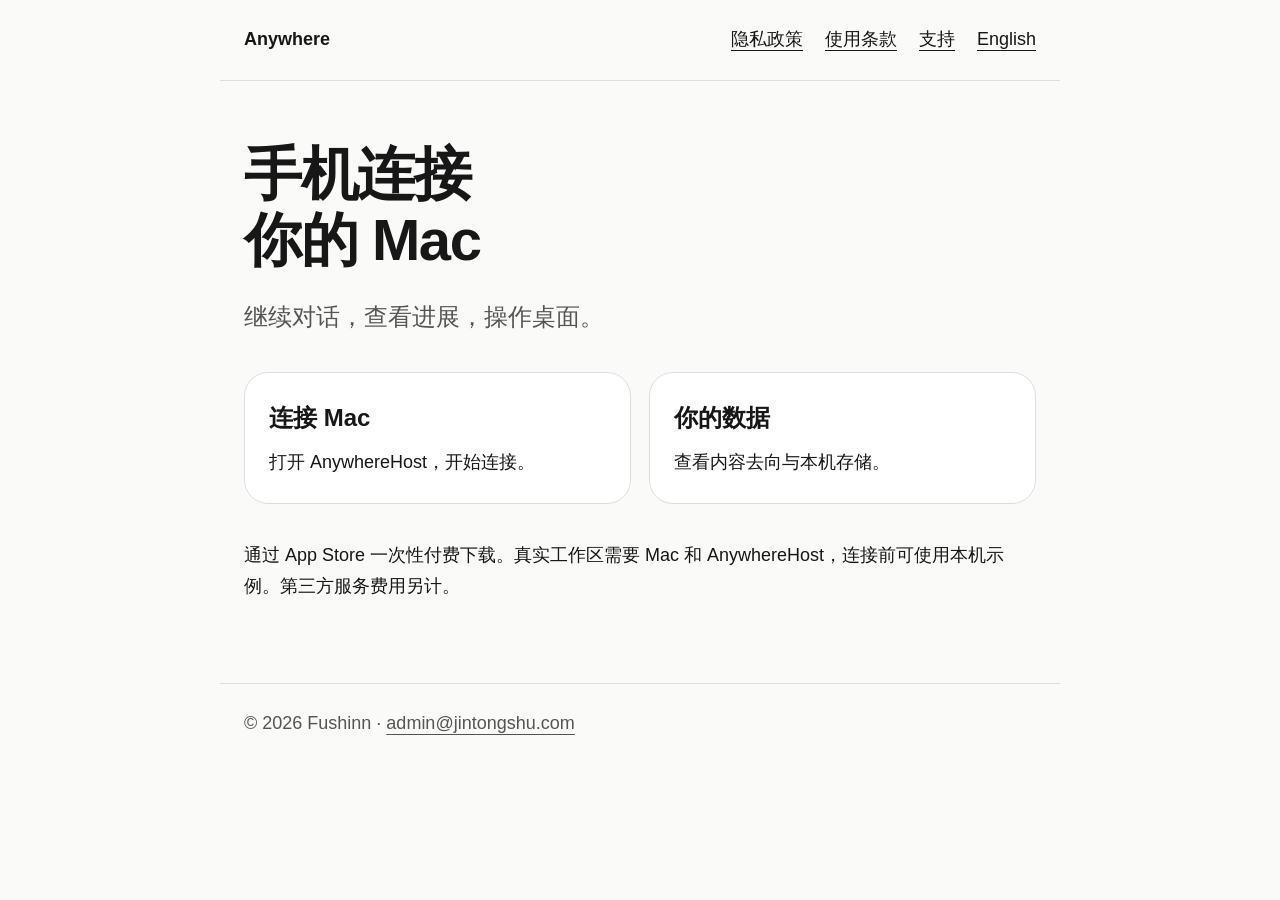
<file: index.html>
<!doctype html>
<html lang="zh-Hans"><head><meta charset="utf-8"><meta name="viewport" content="width=device-width,initial-scale=1"><meta name="color-scheme" content="light dark"><meta name="referrer" content="no-referrer"><title>Anywhere · Anywhere</title><link rel="stylesheet" href="style.css"></head>
<body><header><a href="index.html">Anywhere</a><nav aria-label="导航"><a href="privacy.html">隐私政策</a><a href="terms.html">使用条款</a><a href="support.html">支持</a><a href="index-en.html" lang="en">English</a></nav></header><main><h1>手机连接<br>你的 Mac</h1><p class="lead">继续对话，查看进展，操作桌面。</p><div class="grid"><a class="card" href="support.html"><strong>连接 Mac</strong>打开 AnywhereHost，开始连接。</a><a class="card" href="privacy.html"><strong>你的数据</strong>查看内容去向与本机存储。</a></div><p>通过 App Store 一次性付费下载。真实工作区需要 Mac 和 AnywhereHost，连接前可使用本机示例。第三方服务费用另计。</p></main><footer><p>© 2026 Fushinn · <a href="mailto:admin@jintongshu.com">admin@jintongshu.com</a></p></footer></body></html>
</file>
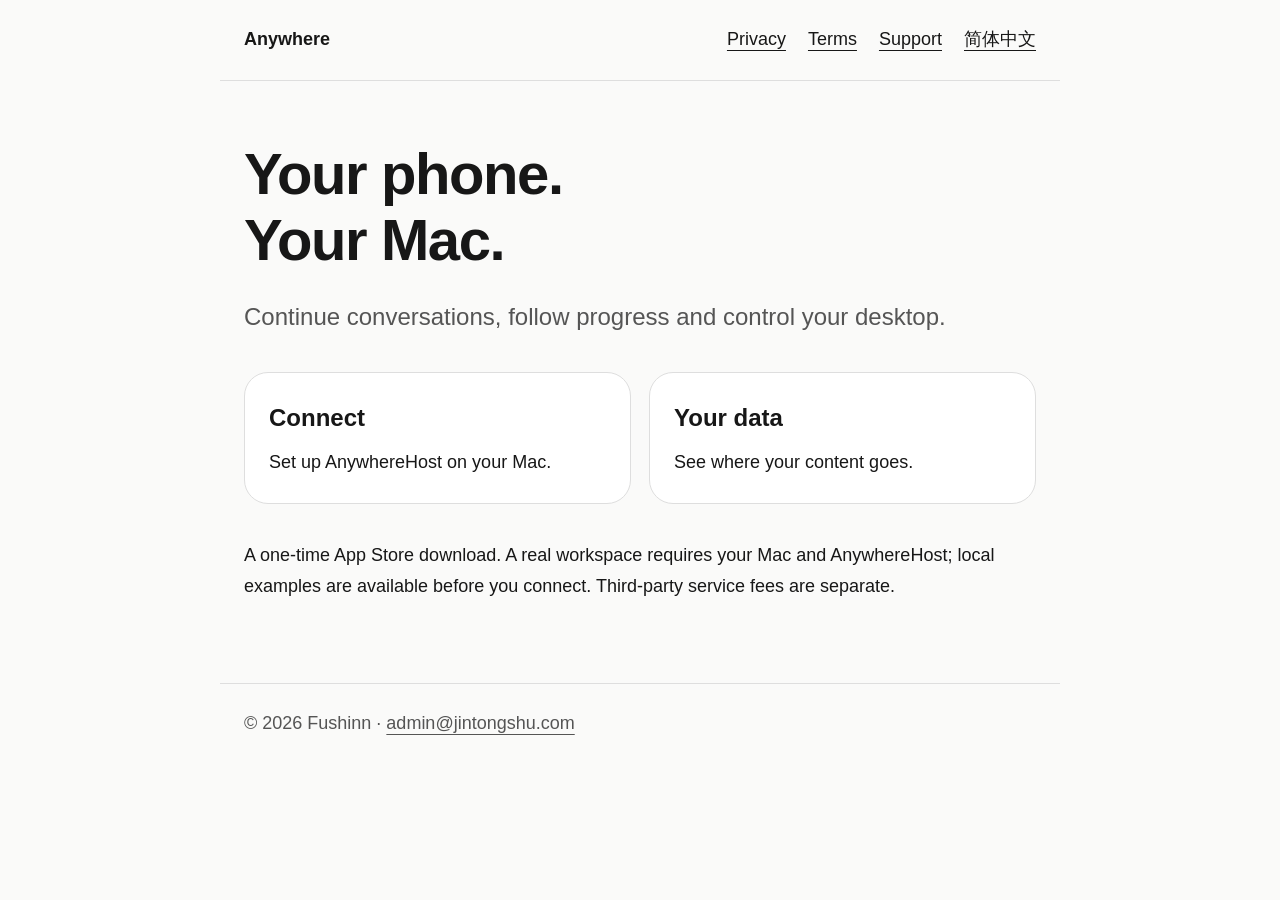
<file: index-en.html>
<!doctype html>
<html lang="en"><head><meta charset="utf-8"><meta name="viewport" content="width=device-width,initial-scale=1"><meta name="color-scheme" content="light dark"><meta name="referrer" content="no-referrer"><title>Anywhere · Anywhere</title><link rel="stylesheet" href="style.css"></head>
<body><header><a href="index-en.html">Anywhere</a><nav aria-label="Navigation"><a href="privacy-en.html">Privacy</a><a href="terms-en.html">Terms</a><a href="support-en.html">Support</a><a href="index.html" lang="zh-Hans">简体中文</a></nav></header><main><h1>Your phone.<br>Your Mac.</h1><p class="lead">Continue conversations, follow progress and control your desktop.</p><div class="grid"><a class="card" href="support-en.html"><strong>Connect</strong>Set up AnywhereHost on your Mac.</a><a class="card" href="privacy-en.html"><strong>Your data</strong>See where your content goes.</a></div><p>A one-time App Store download. A real workspace requires your Mac and AnywhereHost; local examples are available before you connect. Third-party service fees are separate.</p></main><footer><p>© 2026 Fushinn · <a href="mailto:admin@jintongshu.com">admin@jintongshu.com</a></p></footer></body></html>
</file>
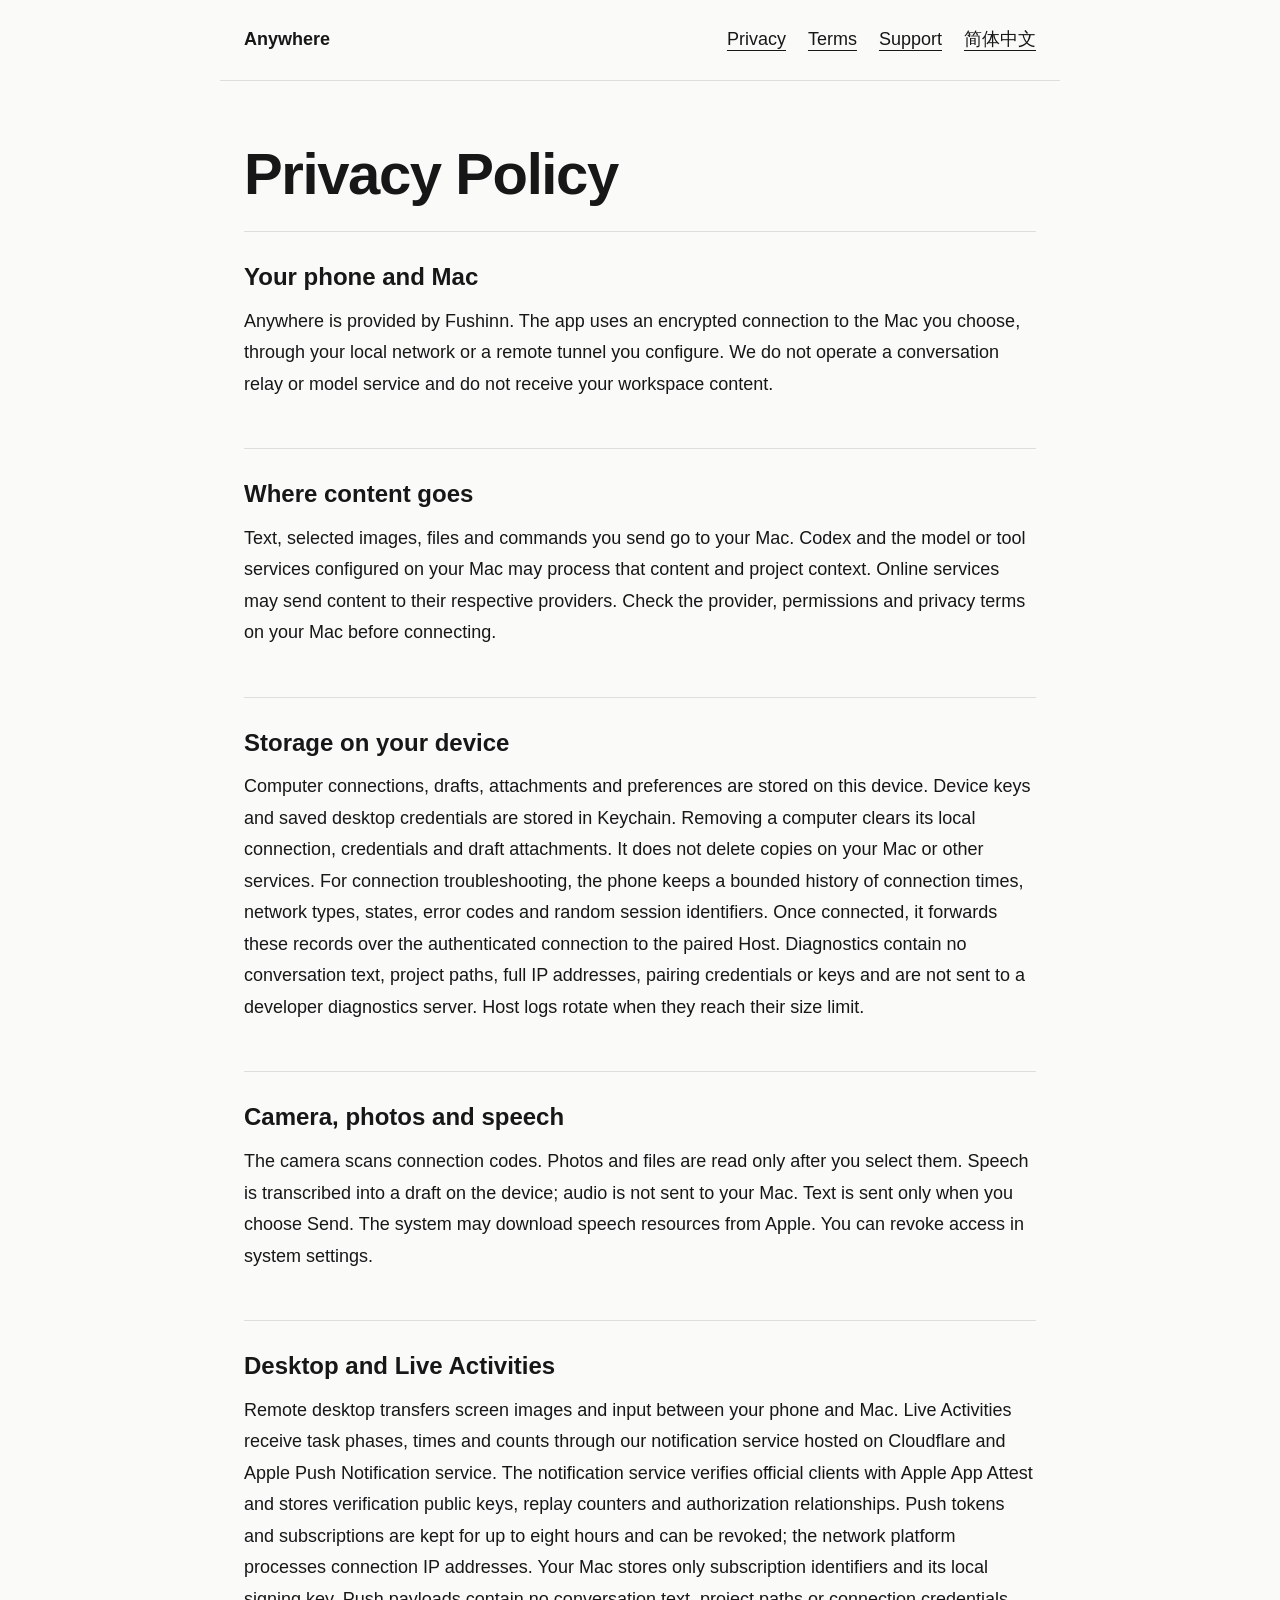
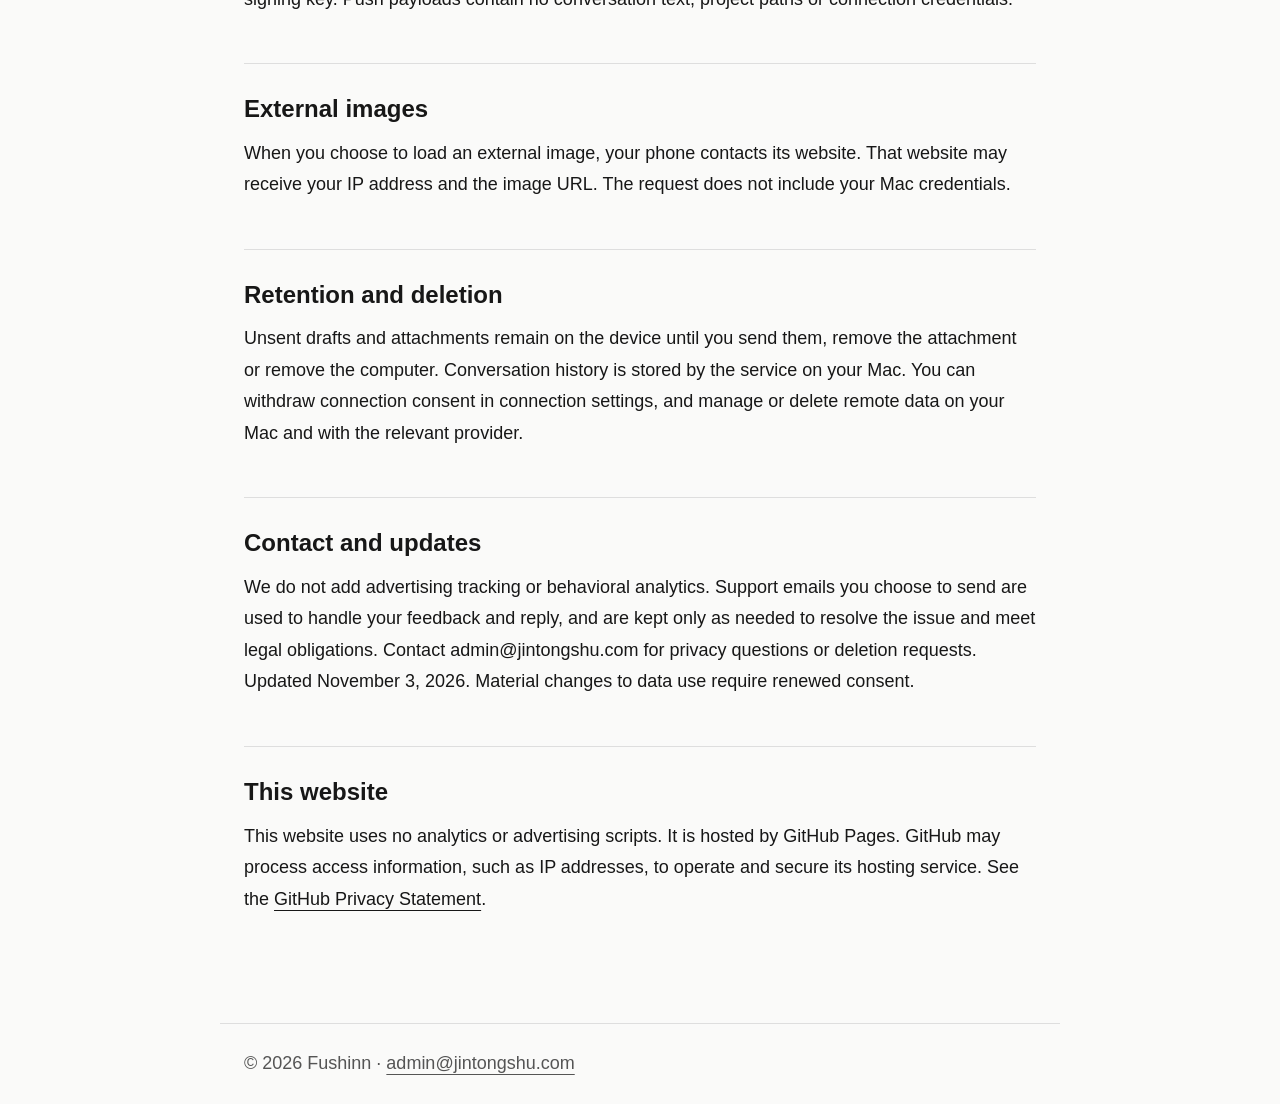
<file: privacy-en.html>
<!doctype html>
<html lang="en"><head><meta charset="utf-8"><meta name="viewport" content="width=device-width,initial-scale=1"><meta name="color-scheme" content="light dark"><meta name="referrer" content="no-referrer"><title>Privacy Policy · Anywhere</title><link rel="stylesheet" href="style.css"></head>
<body><header><a href="index-en.html">Anywhere</a><nav aria-label="Navigation"><a href="privacy-en.html">Privacy</a><a href="terms-en.html">Terms</a><a href="support-en.html">Support</a><a href="privacy.html" lang="zh-Hans">简体中文</a></nav></header><main><h1>Privacy Policy</h1><section><h2>Your phone and Mac</h2><p>Anywhere is provided by Fushinn. The app uses an encrypted connection to the Mac you choose, through your local network or a remote tunnel you configure. We do not operate a conversation relay or model service and do not receive your workspace content.</p></section><section><h2>Where content goes</h2><p>Text, selected images, files and commands you send go to your Mac. Codex and the model or tool services configured on your Mac may process that content and project context. Online services may send content to their respective providers. Check the provider, permissions and privacy terms on your Mac before connecting.</p></section><section><h2>Storage on your device</h2><p>Computer connections, drafts, attachments and preferences are stored on this device. Device keys and saved desktop credentials are stored in Keychain. Removing a computer clears its local connection, credentials and draft attachments. It does not delete copies on your Mac or other services. For connection troubleshooting, the phone keeps a bounded history of connection times, network types, states, error codes and random session identifiers. Once connected, it forwards these records over the authenticated connection to the paired Host. Diagnostics contain no conversation text, project paths, full IP addresses, pairing credentials or keys and are not sent to a developer diagnostics server. Host logs rotate when they reach their size limit.</p></section><section><h2>Camera, photos and speech</h2><p>The camera scans connection codes. Photos and files are read only after you select them. Speech is transcribed into a draft on the device; audio is not sent to your Mac. Text is sent only when you choose Send. The system may download speech resources from Apple. You can revoke access in system settings.</p></section><section><h2>Desktop and Live Activities</h2><p>Remote desktop transfers screen images and input between your phone and Mac. Live Activities receive task phases, times and counts through our notification service hosted on Cloudflare and Apple Push Notification service. The notification service verifies official clients with Apple App Attest and stores verification public keys, replay counters and authorization relationships. Push tokens and subscriptions are kept for up to eight hours and can be revoked; the network platform processes connection IP addresses. Your Mac stores only subscription identifiers and its local signing key. Push payloads contain no conversation text, project paths or connection credentials.</p></section><section><h2>External images</h2><p>When you choose to load an external image, your phone contacts its website. That website may receive your IP address and the image URL. The request does not include your Mac credentials.</p></section><section><h2>Retention and deletion</h2><p>Unsent drafts and attachments remain on the device until you send them, remove the attachment or remove the computer. Conversation history is stored by the service on your Mac. You can withdraw connection consent in connection settings, and manage or delete remote data on your Mac and with the relevant provider.</p></section><section><h2>Contact and updates</h2><p>We do not add advertising tracking or behavioral analytics. Support emails you choose to send are used to handle your feedback and reply, and are kept only as needed to resolve the issue and meet legal obligations. Contact admin@jintongshu.com for privacy questions or deletion requests. Updated November 3, 2026. Material changes to data use require renewed consent.</p></section><section><h2>This website</h2><p>This website uses no analytics or advertising scripts. It is hosted by GitHub Pages. GitHub may process access information, such as IP addresses, to operate and secure its hosting service. See the <a href="https://docs.github.com/en/site-policy/privacy-policies/github-general-privacy-statement">GitHub Privacy Statement</a>.</p></section></main><footer><p>© 2026 Fushinn · <a href="mailto:admin@jintongshu.com">admin@jintongshu.com</a></p></footer></body></html>
</file>
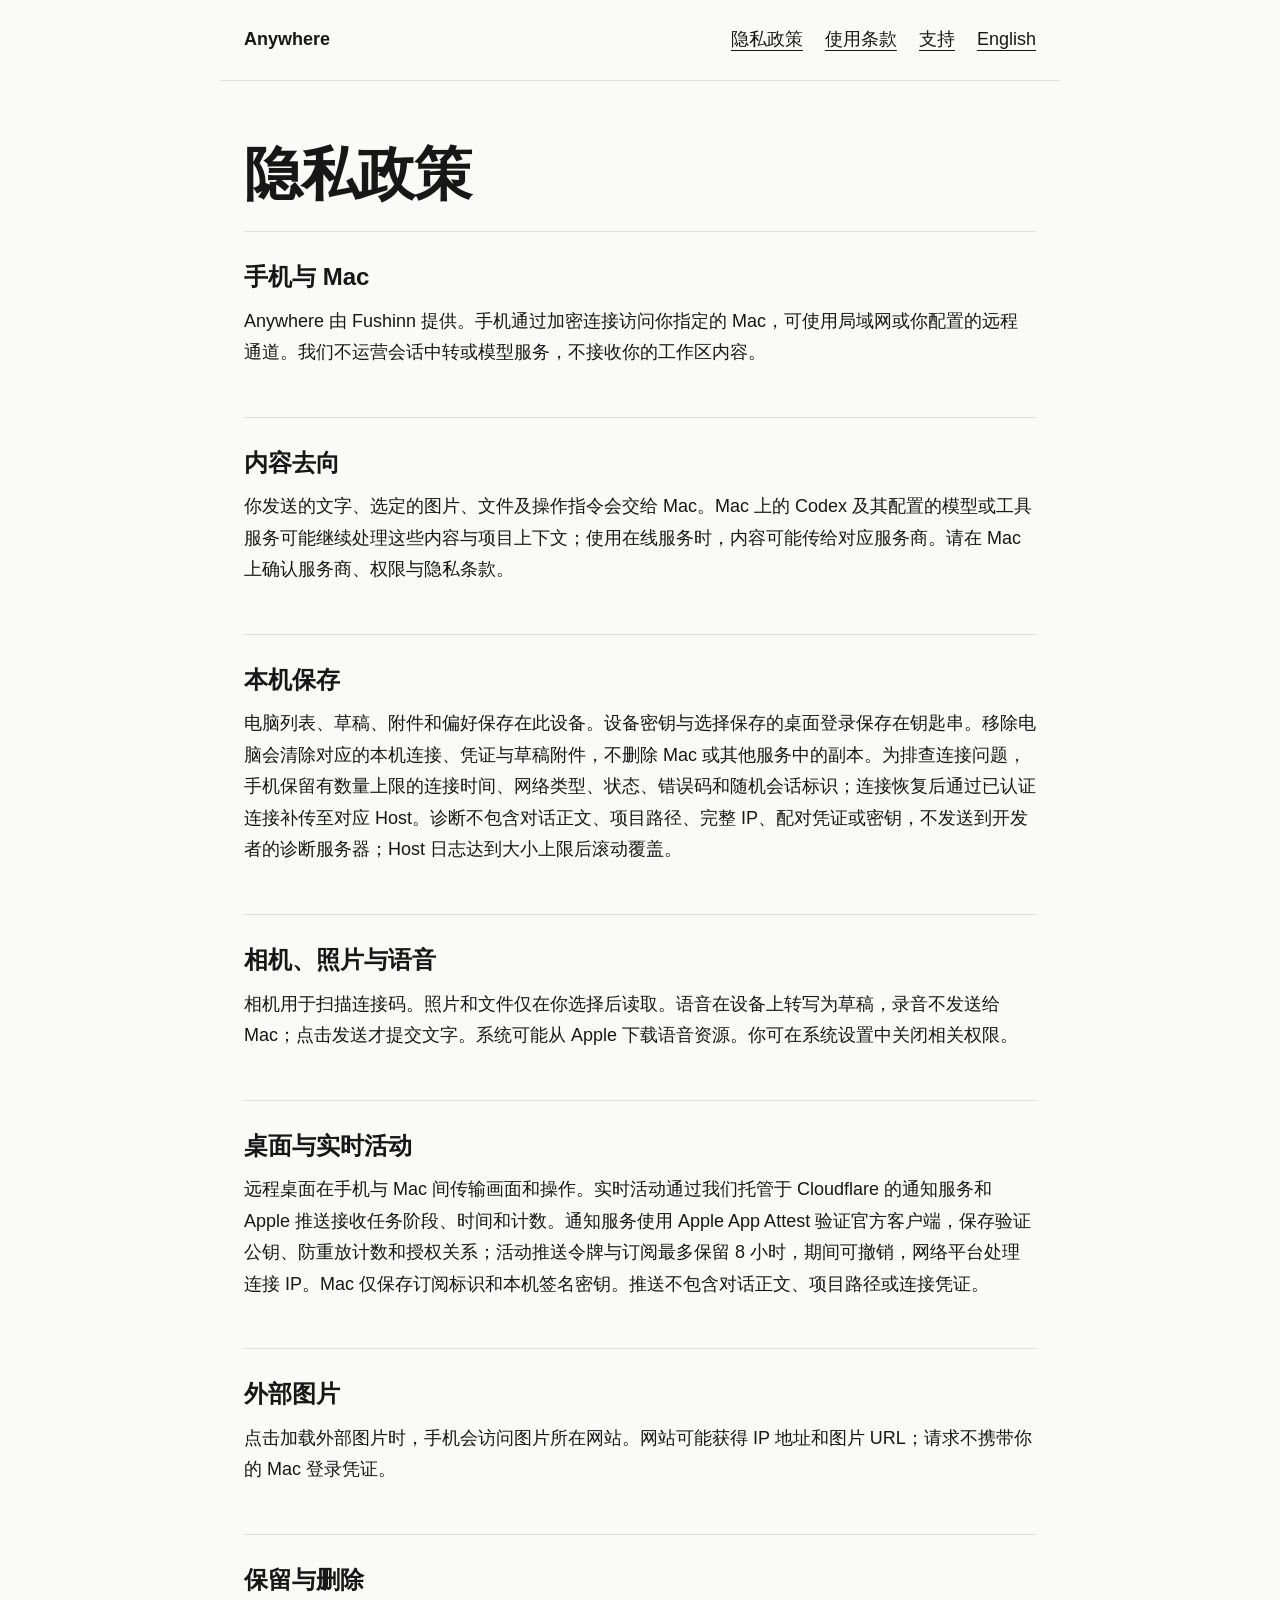
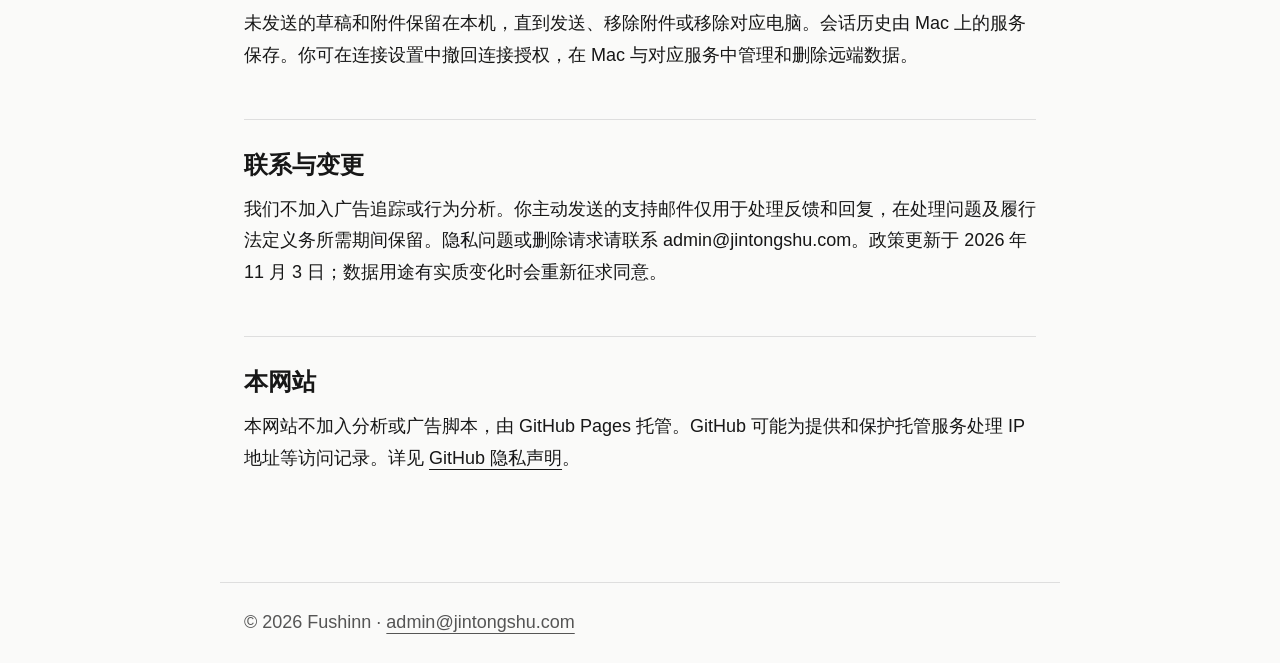
<file: privacy.html>
<!doctype html>
<html lang="zh-Hans"><head><meta charset="utf-8"><meta name="viewport" content="width=device-width,initial-scale=1"><meta name="color-scheme" content="light dark"><meta name="referrer" content="no-referrer"><title>隐私政策 · Anywhere</title><link rel="stylesheet" href="style.css"></head>
<body><header><a href="index.html">Anywhere</a><nav aria-label="导航"><a href="privacy.html">隐私政策</a><a href="terms.html">使用条款</a><a href="support.html">支持</a><a href="privacy-en.html" lang="en">English</a></nav></header><main><h1>隐私政策</h1><section><h2>手机与 Mac</h2><p>Anywhere 由 Fushinn 提供。手机通过加密连接访问你指定的 Mac，可使用局域网或你配置的远程通道。我们不运营会话中转或模型服务，不接收你的工作区内容。</p></section><section><h2>内容去向</h2><p>你发送的文字、选定的图片、文件及操作指令会交给 Mac。Mac 上的 Codex 及其配置的模型或工具服务可能继续处理这些内容与项目上下文；使用在线服务时，内容可能传给对应服务商。请在 Mac 上确认服务商、权限与隐私条款。</p></section><section><h2>本机保存</h2><p>电脑列表、草稿、附件和偏好保存在此设备。设备密钥与选择保存的桌面登录保存在钥匙串。移除电脑会清除对应的本机连接、凭证与草稿附件，不删除 Mac 或其他服务中的副本。为排查连接问题，手机保留有数量上限的连接时间、网络类型、状态、错误码和随机会话标识；连接恢复后通过已认证连接补传至对应 Host。诊断不包含对话正文、项目路径、完整 IP、配对凭证或密钥，不发送到开发者的诊断服务器；Host 日志达到大小上限后滚动覆盖。</p></section><section><h2>相机、照片与语音</h2><p>相机用于扫描连接码。照片和文件仅在你选择后读取。语音在设备上转写为草稿，录音不发送给 Mac；点击发送才提交文字。系统可能从 Apple 下载语音资源。你可在系统设置中关闭相关权限。</p></section><section><h2>桌面与实时活动</h2><p>远程桌面在手机与 Mac 间传输画面和操作。实时活动通过我们托管于 Cloudflare 的通知服务和 Apple 推送接收任务阶段、时间和计数。通知服务使用 Apple App Attest 验证官方客户端，保存验证公钥、防重放计数和授权关系；活动推送令牌与订阅最多保留 8 小时，期间可撤销，网络平台处理连接 IP。Mac 仅保存订阅标识和本机签名密钥。推送不包含对话正文、项目路径或连接凭证。</p></section><section><h2>外部图片</h2><p>点击加载外部图片时，手机会访问图片所在网站。网站可能获得 IP 地址和图片 URL；请求不携带你的 Mac 登录凭证。</p></section><section><h2>保留与删除</h2><p>未发送的草稿和附件保留在本机，直到发送、移除附件或移除对应电脑。会话历史由 Mac 上的服务保存。你可在连接设置中撤回连接授权，在 Mac 与对应服务中管理和删除远端数据。</p></section><section><h2>联系与变更</h2><p>我们不加入广告追踪或行为分析。你主动发送的支持邮件仅用于处理反馈和回复，在处理问题及履行法定义务所需期间保留。隐私问题或删除请求请联系 admin@jintongshu.com。政策更新于 2026 年 11 月 3 日；数据用途有实质变化时会重新征求同意。</p></section><section><h2>本网站</h2><p>本网站不加入分析或广告脚本，由 GitHub Pages 托管。GitHub 可能为提供和保护托管服务处理 IP 地址等访问记录。详见 <a href="https://docs.github.com/en/site-policy/privacy-policies/github-general-privacy-statement">GitHub 隐私声明</a>。</p></section></main><footer><p>© 2026 Fushinn · <a href="mailto:admin@jintongshu.com">admin@jintongshu.com</a></p></footer></body></html>
</file>
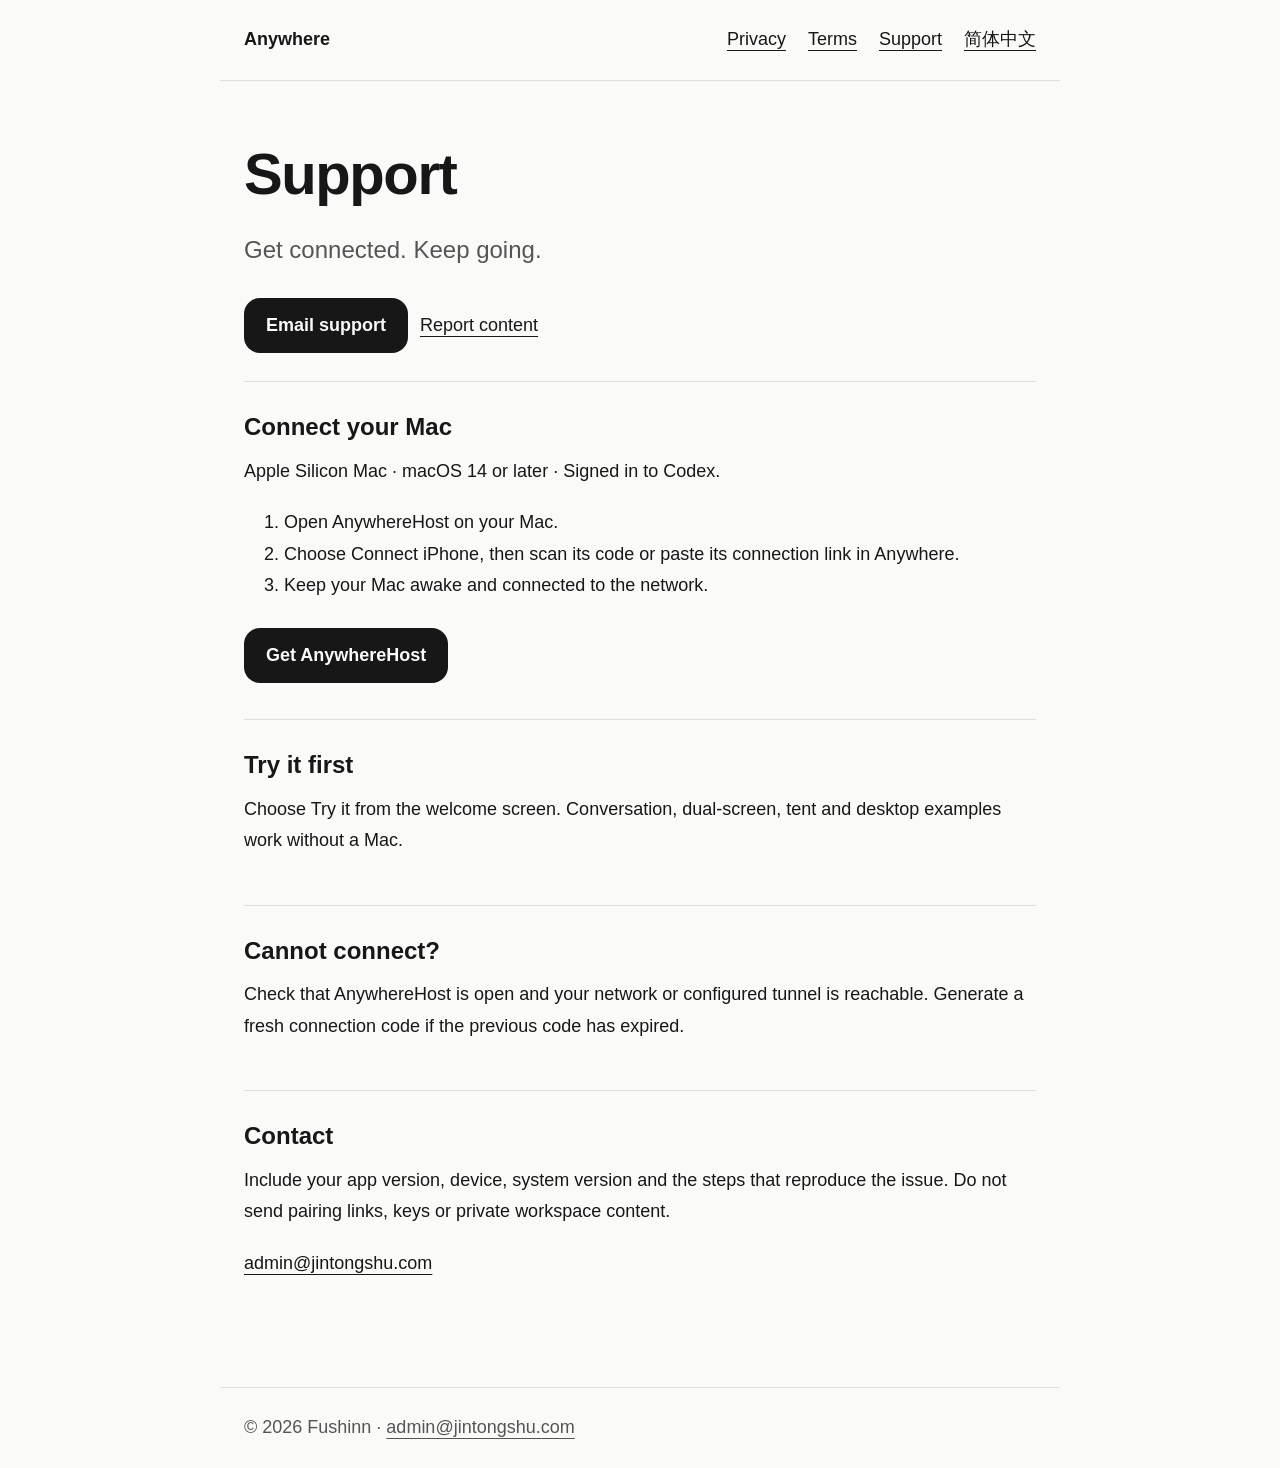
<file: support-en.html>
<!doctype html>
<html lang="en"><head><meta charset="utf-8"><meta name="viewport" content="width=device-width,initial-scale=1"><meta name="color-scheme" content="light dark"><meta name="referrer" content="no-referrer"><title>Support · Anywhere</title><link rel="stylesheet" href="style.css"></head>
<body><header><a href="index-en.html">Anywhere</a><nav aria-label="Navigation"><a href="privacy-en.html">Privacy</a><a href="terms-en.html">Terms</a><a href="support-en.html">Support</a><a href="support.html" lang="zh-Hans">简体中文</a></nav></header><main><h1>Support</h1><p class="lead">Get connected. Keep going.</p><p><a class="button" href="mailto:admin@jintongshu.com?subject=Anywhere%20Support">Email support</a><a href="mailto:admin@jintongshu.com?subject=Anywhere%20Content%20Feedback">Report content</a></p><section><h2>Connect your Mac</h2><p>Apple Silicon Mac · macOS 14 or later · Signed in to Codex.</p><ol><li>Open AnywhereHost on your Mac.</li><li>Choose Connect iPhone, then scan its code or paste its connection link in Anywhere.</li><li>Keep your Mac awake and connected to the network.</li></ol><a class="button" href="https://github.com/Xingsandesu/AnywhereHost/releases/latest">Get AnywhereHost</a></section><section><h2>Try it first</h2><p>Choose Try it from the welcome screen. Conversation, dual-screen, tent and desktop examples work without a Mac.</p></section><section><h2>Cannot connect?</h2><p>Check that AnywhereHost is open and your network or configured tunnel is reachable. Generate a fresh connection code if the previous code has expired.</p></section><section><h2>Contact</h2><p>Include your app version, device, system version and the steps that reproduce the issue. Do not send pairing links, keys or private workspace content.</p><p><a href="mailto:admin@jintongshu.com">admin@jintongshu.com</a></p></section></main><footer><p>© 2026 Fushinn · <a href="mailto:admin@jintongshu.com">admin@jintongshu.com</a></p></footer></body></html>
</file>
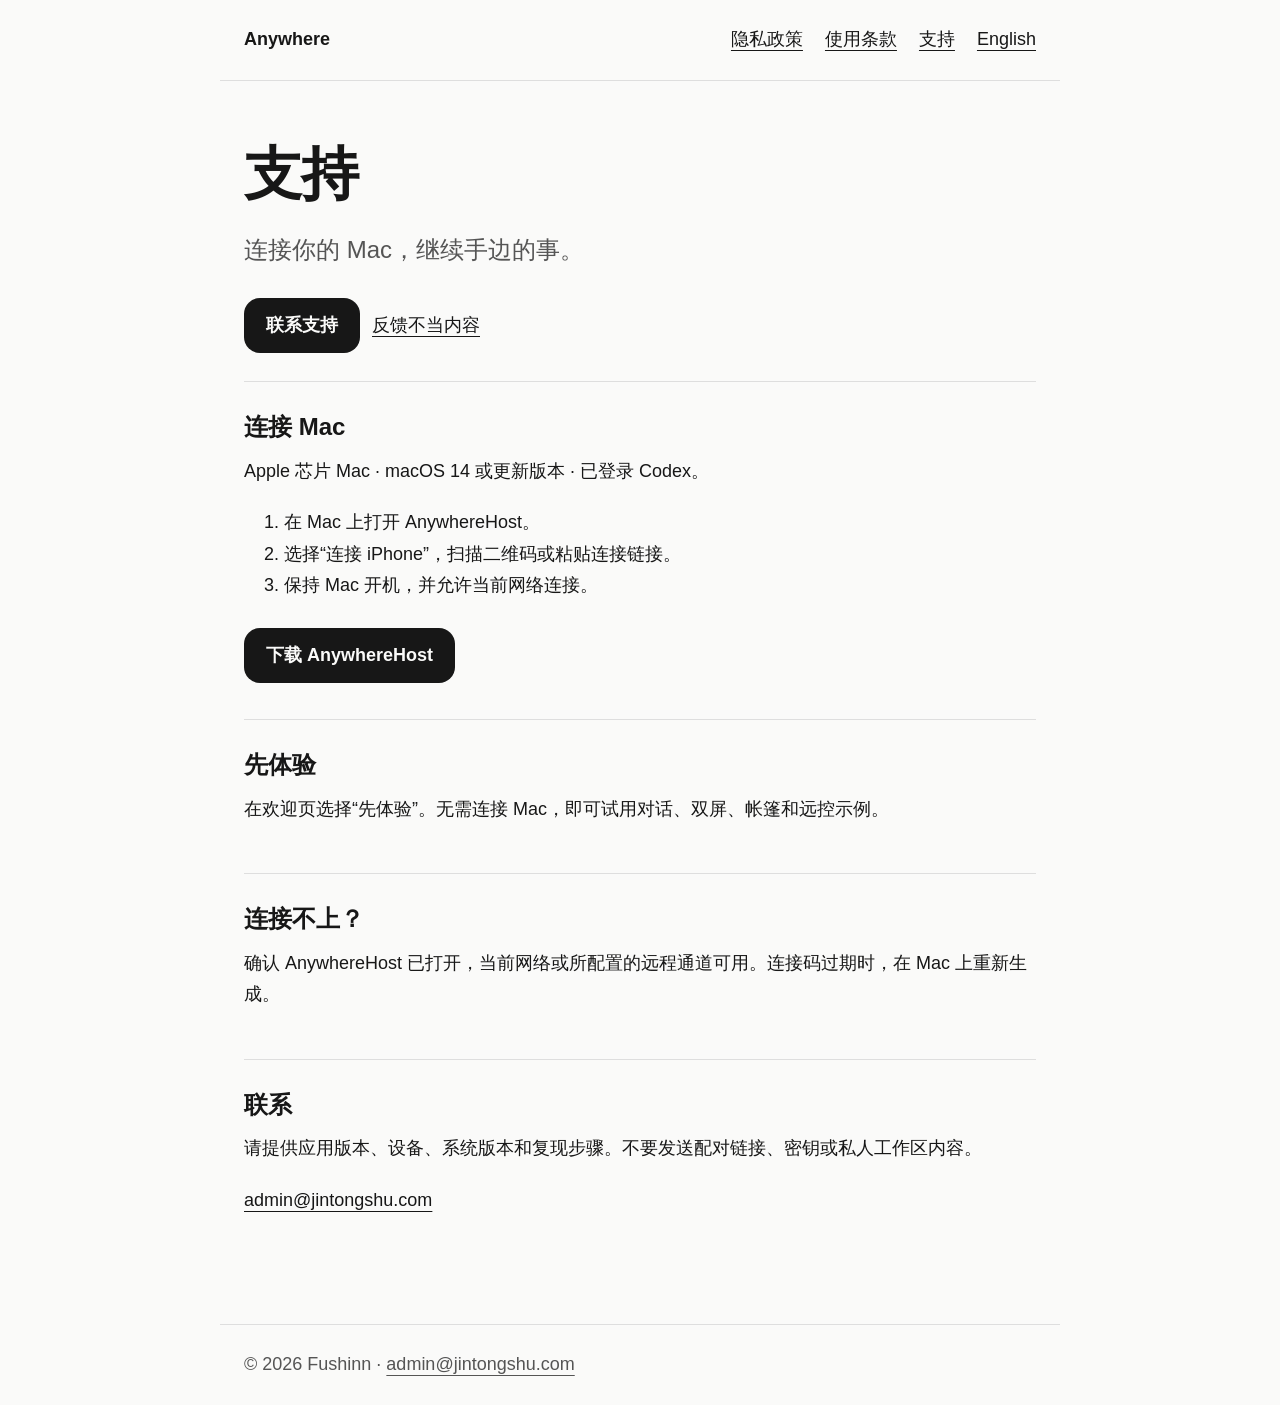
<file: support.html>
<!doctype html>
<html lang="zh-Hans"><head><meta charset="utf-8"><meta name="viewport" content="width=device-width,initial-scale=1"><meta name="color-scheme" content="light dark"><meta name="referrer" content="no-referrer"><title>支持 · Anywhere</title><link rel="stylesheet" href="style.css"></head>
<body><header><a href="index.html">Anywhere</a><nav aria-label="导航"><a href="privacy.html">隐私政策</a><a href="terms.html">使用条款</a><a href="support.html">支持</a><a href="support-en.html" lang="en">English</a></nav></header><main><h1>支持</h1><p class="lead">连接你的 Mac，继续手边的事。</p><p><a class="button" href="mailto:admin@jintongshu.com?subject=Anywhere%20支持">联系支持</a><a href="mailto:admin@jintongshu.com?subject=Anywhere%20内容反馈">反馈不当内容</a></p><section><h2>连接 Mac</h2><p>Apple 芯片 Mac · macOS 14 或更新版本 · 已登录 Codex。</p><ol><li>在 Mac 上打开 AnywhereHost。</li><li>选择“连接 iPhone”，扫描二维码或粘贴连接链接。</li><li>保持 Mac 开机，并允许当前网络连接。</li></ol><a class="button" href="https://github.com/Xingsandesu/AnywhereHost/releases/latest">下载 AnywhereHost</a></section><section><h2>先体验</h2><p>在欢迎页选择“先体验”。无需连接 Mac，即可试用对话、双屏、帐篷和远控示例。</p></section><section><h2>连接不上？</h2><p>确认 AnywhereHost 已打开，当前网络或所配置的远程通道可用。连接码过期时，在 Mac 上重新生成。</p></section><section><h2>联系</h2><p>请提供应用版本、设备、系统版本和复现步骤。不要发送配对链接、密钥或私人工作区内容。</p><p><a href="mailto:admin@jintongshu.com">admin@jintongshu.com</a></p></section></main><footer><p>© 2026 Fushinn · <a href="mailto:admin@jintongshu.com">admin@jintongshu.com</a></p></footer></body></html>
</file>
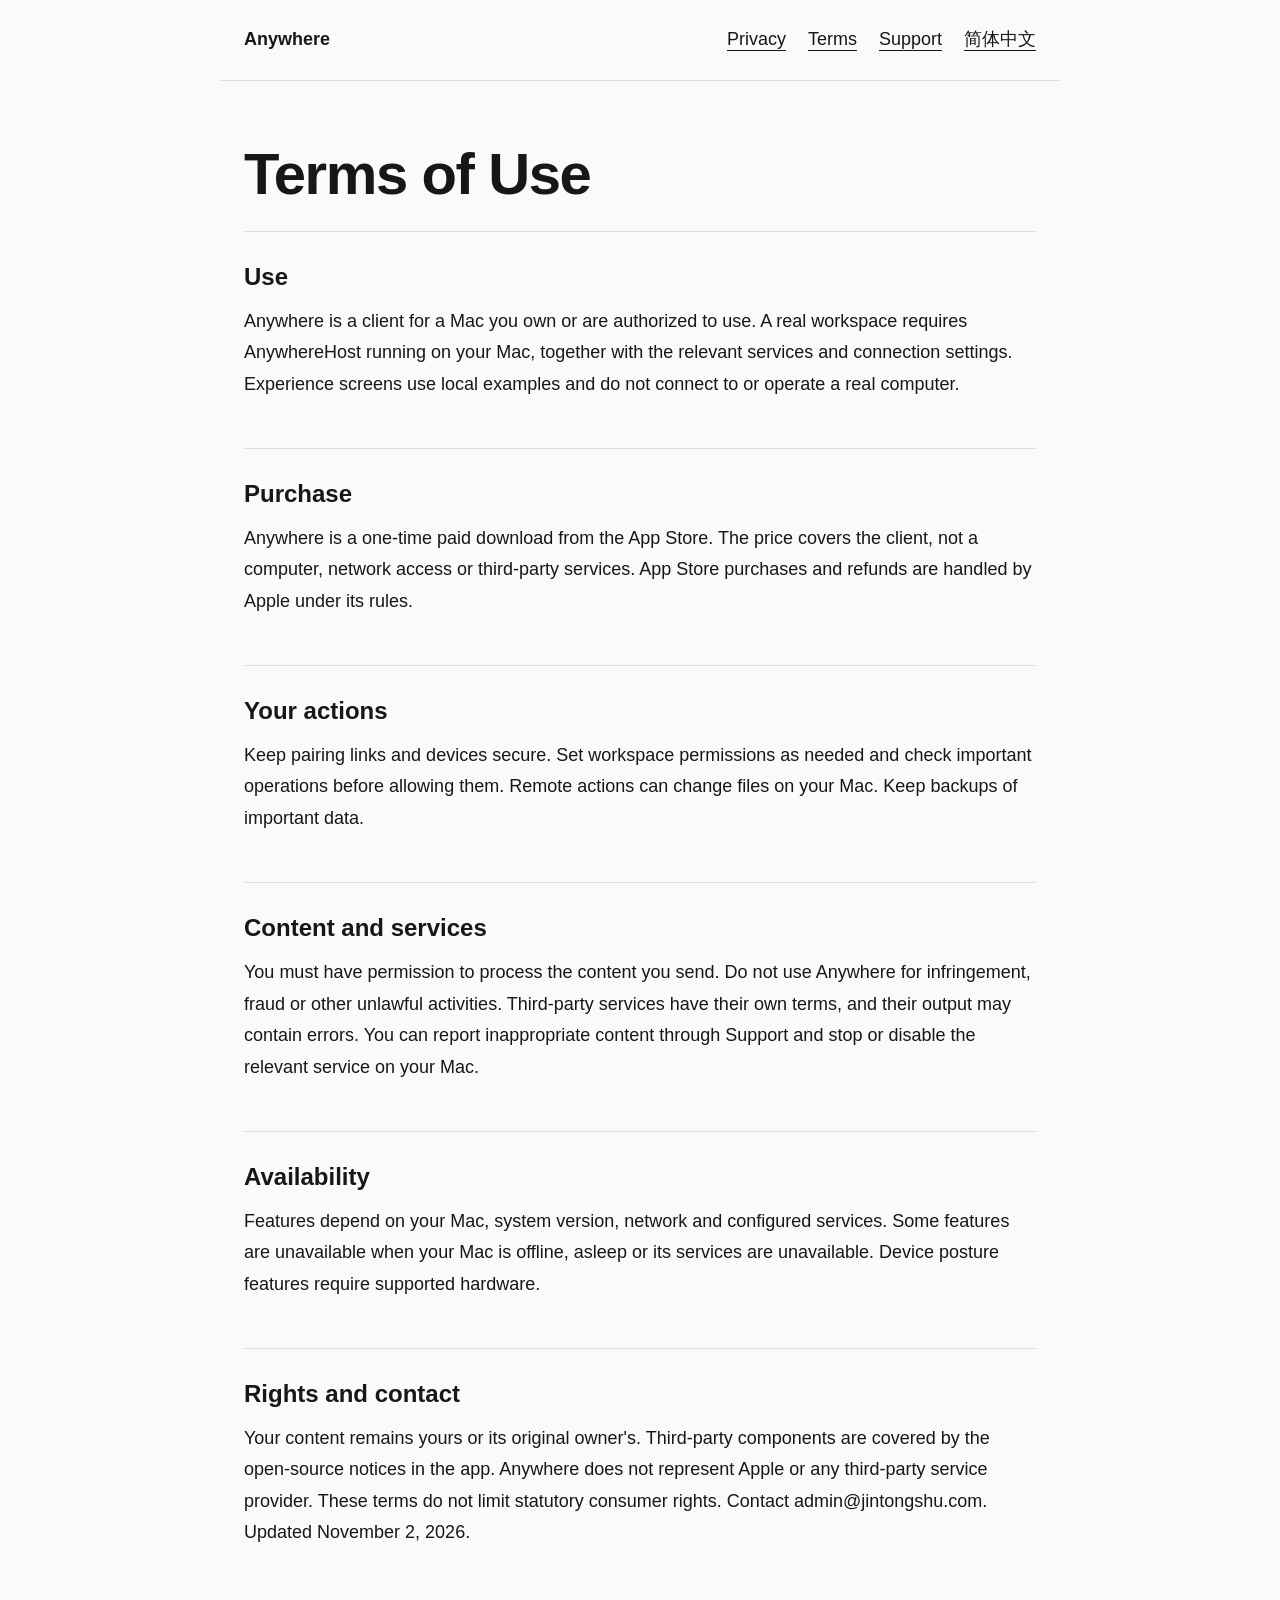
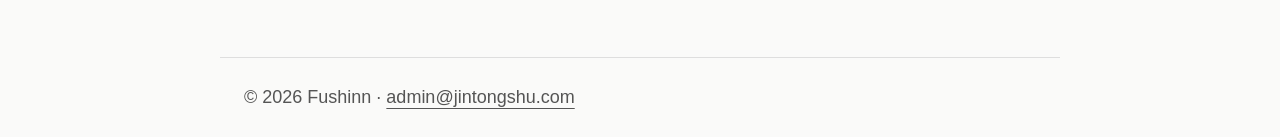
<file: terms-en.html>
<!doctype html>
<html lang="en"><head><meta charset="utf-8"><meta name="viewport" content="width=device-width,initial-scale=1"><meta name="color-scheme" content="light dark"><meta name="referrer" content="no-referrer"><title>Terms of Use · Anywhere</title><link rel="stylesheet" href="style.css"></head>
<body><header><a href="index-en.html">Anywhere</a><nav aria-label="Navigation"><a href="privacy-en.html">Privacy</a><a href="terms-en.html">Terms</a><a href="support-en.html">Support</a><a href="terms.html" lang="zh-Hans">简体中文</a></nav></header><main><h1>Terms of Use</h1><section><h2>Use</h2><p>Anywhere is a client for a Mac you own or are authorized to use. A real workspace requires AnywhereHost running on your Mac, together with the relevant services and connection settings. Experience screens use local examples and do not connect to or operate a real computer.</p></section><section><h2>Purchase</h2><p>Anywhere is a one-time paid download from the App Store. The price covers the client, not a computer, network access or third-party services. App Store purchases and refunds are handled by Apple under its rules.</p></section><section><h2>Your actions</h2><p>Keep pairing links and devices secure. Set workspace permissions as needed and check important operations before allowing them. Remote actions can change files on your Mac. Keep backups of important data.</p></section><section><h2>Content and services</h2><p>You must have permission to process the content you send. Do not use Anywhere for infringement, fraud or other unlawful activities. Third-party services have their own terms, and their output may contain errors. You can report inappropriate content through Support and stop or disable the relevant service on your Mac.</p></section><section><h2>Availability</h2><p>Features depend on your Mac, system version, network and configured services. Some features are unavailable when your Mac is offline, asleep or its services are unavailable. Device posture features require supported hardware.</p></section><section><h2>Rights and contact</h2><p>Your content remains yours or its original owner&#x27;s. Third-party components are covered by the open-source notices in the app. Anywhere does not represent Apple or any third-party service provider. These terms do not limit statutory consumer rights. Contact admin@jintongshu.com. Updated November 2, 2026.</p></section></main><footer><p>© 2026 Fushinn · <a href="mailto:admin@jintongshu.com">admin@jintongshu.com</a></p></footer></body></html>
</file>
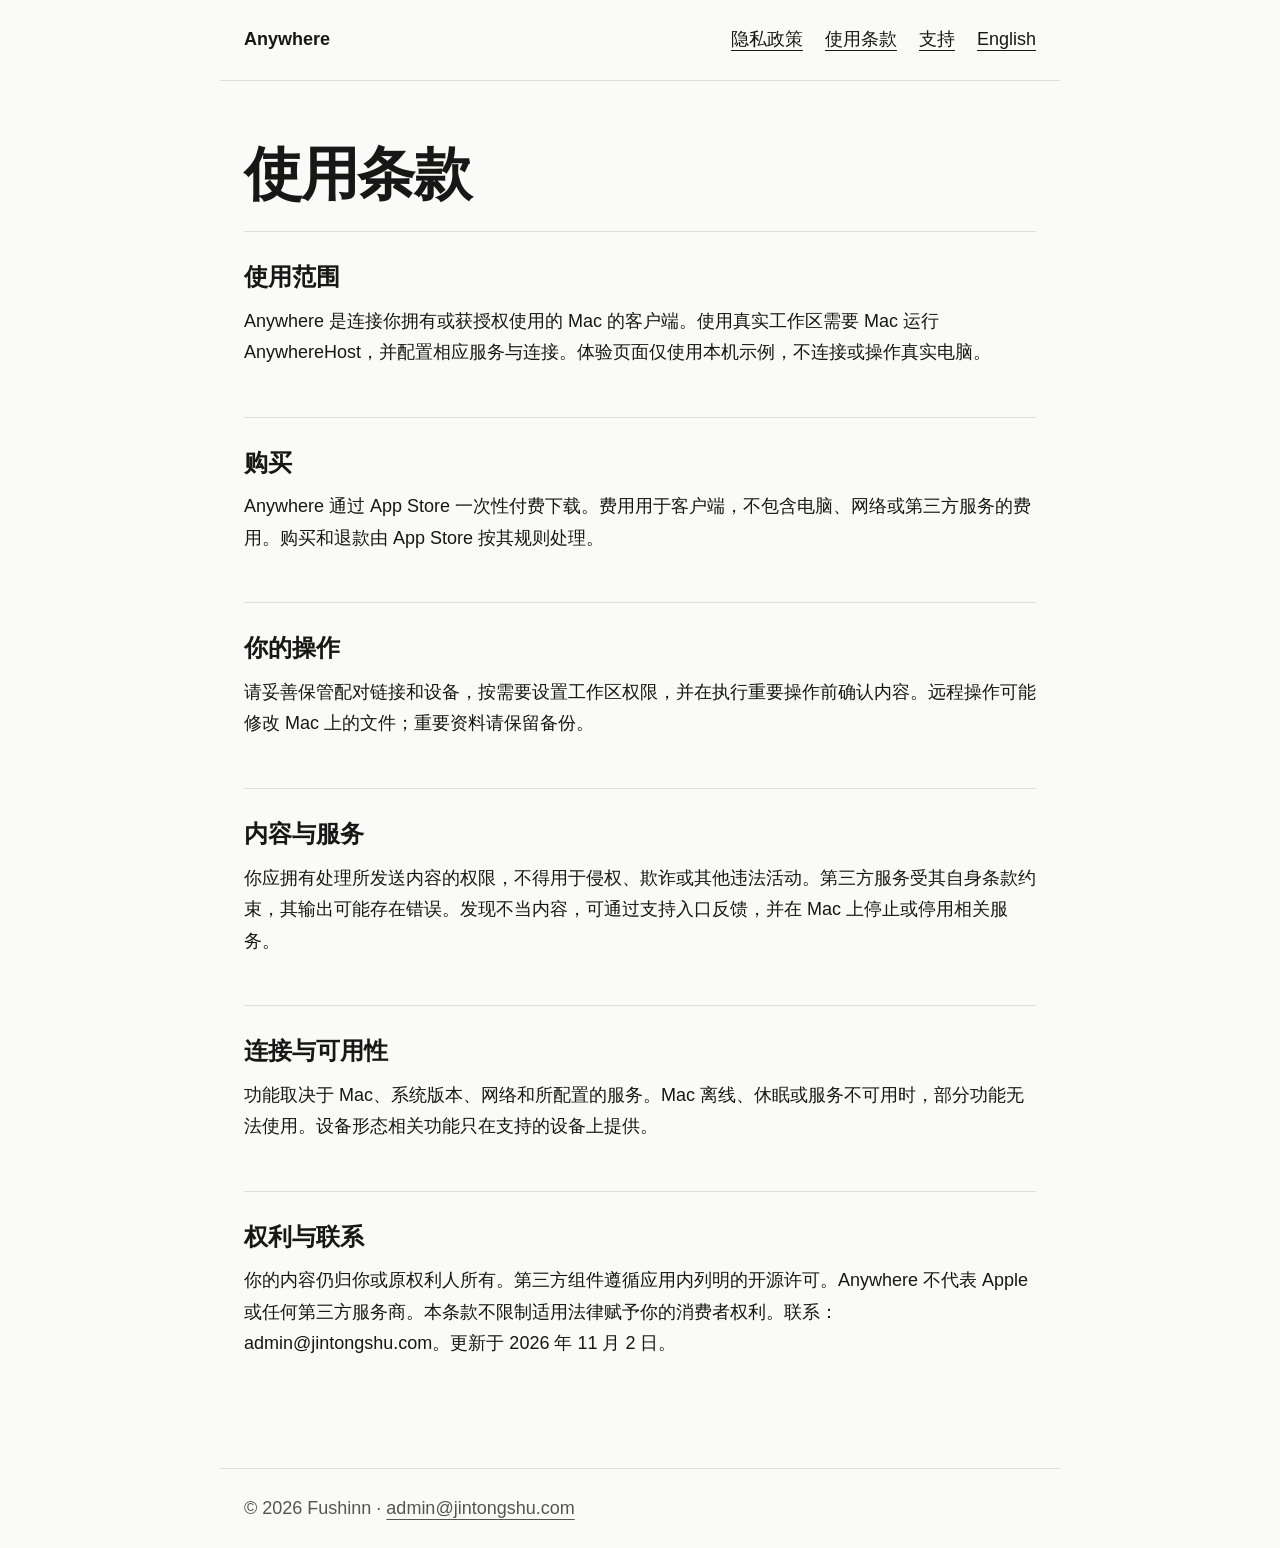
<file: terms.html>
<!doctype html>
<html lang="zh-Hans"><head><meta charset="utf-8"><meta name="viewport" content="width=device-width,initial-scale=1"><meta name="color-scheme" content="light dark"><meta name="referrer" content="no-referrer"><title>使用条款 · Anywhere</title><link rel="stylesheet" href="style.css"></head>
<body><header><a href="index.html">Anywhere</a><nav aria-label="导航"><a href="privacy.html">隐私政策</a><a href="terms.html">使用条款</a><a href="support.html">支持</a><a href="terms-en.html" lang="en">English</a></nav></header><main><h1>使用条款</h1><section><h2>使用范围</h2><p>Anywhere 是连接你拥有或获授权使用的 Mac 的客户端。使用真实工作区需要 Mac 运行 AnywhereHost，并配置相应服务与连接。体验页面仅使用本机示例，不连接或操作真实电脑。</p></section><section><h2>购买</h2><p>Anywhere 通过 App Store 一次性付费下载。费用用于客户端，不包含电脑、网络或第三方服务的费用。购买和退款由 App Store 按其规则处理。</p></section><section><h2>你的操作</h2><p>请妥善保管配对链接和设备，按需要设置工作区权限，并在执行重要操作前确认内容。远程操作可能修改 Mac 上的文件；重要资料请保留备份。</p></section><section><h2>内容与服务</h2><p>你应拥有处理所发送内容的权限，不得用于侵权、欺诈或其他违法活动。第三方服务受其自身条款约束，其输出可能存在错误。发现不当内容，可通过支持入口反馈，并在 Mac 上停止或停用相关服务。</p></section><section><h2>连接与可用性</h2><p>功能取决于 Mac、系统版本、网络和所配置的服务。Mac 离线、休眠或服务不可用时，部分功能无法使用。设备形态相关功能只在支持的设备上提供。</p></section><section><h2>权利与联系</h2><p>你的内容仍归你或原权利人所有。第三方组件遵循应用内列明的开源许可。Anywhere 不代表 Apple 或任何第三方服务商。本条款不限制适用法律赋予你的消费者权利。联系：admin@jintongshu.com。更新于 2026 年 11 月 2 日。</p></section></main><footer><p>© 2026 Fushinn · <a href="mailto:admin@jintongshu.com">admin@jintongshu.com</a></p></footer></body></html>
</file>
<file: style.css>
:root{color-scheme:light dark;--bg:#fafaf9;--fg:#171717;--muted:#555;--card:#fff;--line:#dedede}*{box-sizing:border-box}body{margin:0;background:var(--bg);color:var(--fg);font:18px/1.75 -apple-system,BlinkMacSystemFont,'Segoe UI',sans-serif}a{color:inherit;text-underline-offset:5px}a:focus-visible{outline:3px solid #2878ec;outline-offset:5px}header,main,footer{max-width:840px;margin:auto;padding:24px}header{display:flex;gap:24px;align-items:center;justify-content:space-between;border-bottom:1px solid var(--line)}header>a{font-weight:700;text-decoration:none}nav{display:flex;gap:22px;flex-wrap:wrap}h1{font-size:clamp(36px,6vw,58px);line-height:1.15;letter-spacing:-1.4px;margin:36px 0 24px}h2{font-size:24px;line-height:1.4;margin:0 0 12px}p{margin:0 0 20px;overflow-wrap:anywhere}section{padding:28px 0;border-top:1px solid var(--line)}.lead{font-size:24px;line-height:1.6;color:var(--muted)}.button{display:inline-block;padding:12px 22px;border-radius:16px;background:var(--fg);color:var(--bg);text-decoration:none;font-weight:600;margin:8px 12px 8px 0}.grid{display:grid;grid-template-columns:repeat(2,1fr);gap:18px;margin:36px 0}.card{border:1px solid var(--line);border-radius:24px;padding:24px;background:var(--card);text-decoration:none}.card strong{display:block;font-size:24px;margin-bottom:8px}footer{border-top:1px solid var(--line);margin-top:36px}footer p{margin:0;color:var(--muted)}@media(prefers-color-scheme:dark){:root{--bg:#101010;--fg:#f5f5f5;--muted:#b8b8b8;--card:#1b1b1b;--line:#363636}}@media(max-width:560px){header{align-items:flex-start;flex-direction:column;gap:12px}.grid{grid-template-columns:1fr}header,main,footer{padding:20px}nav{gap:18px}h1{margin-top:24px}}
</file>
